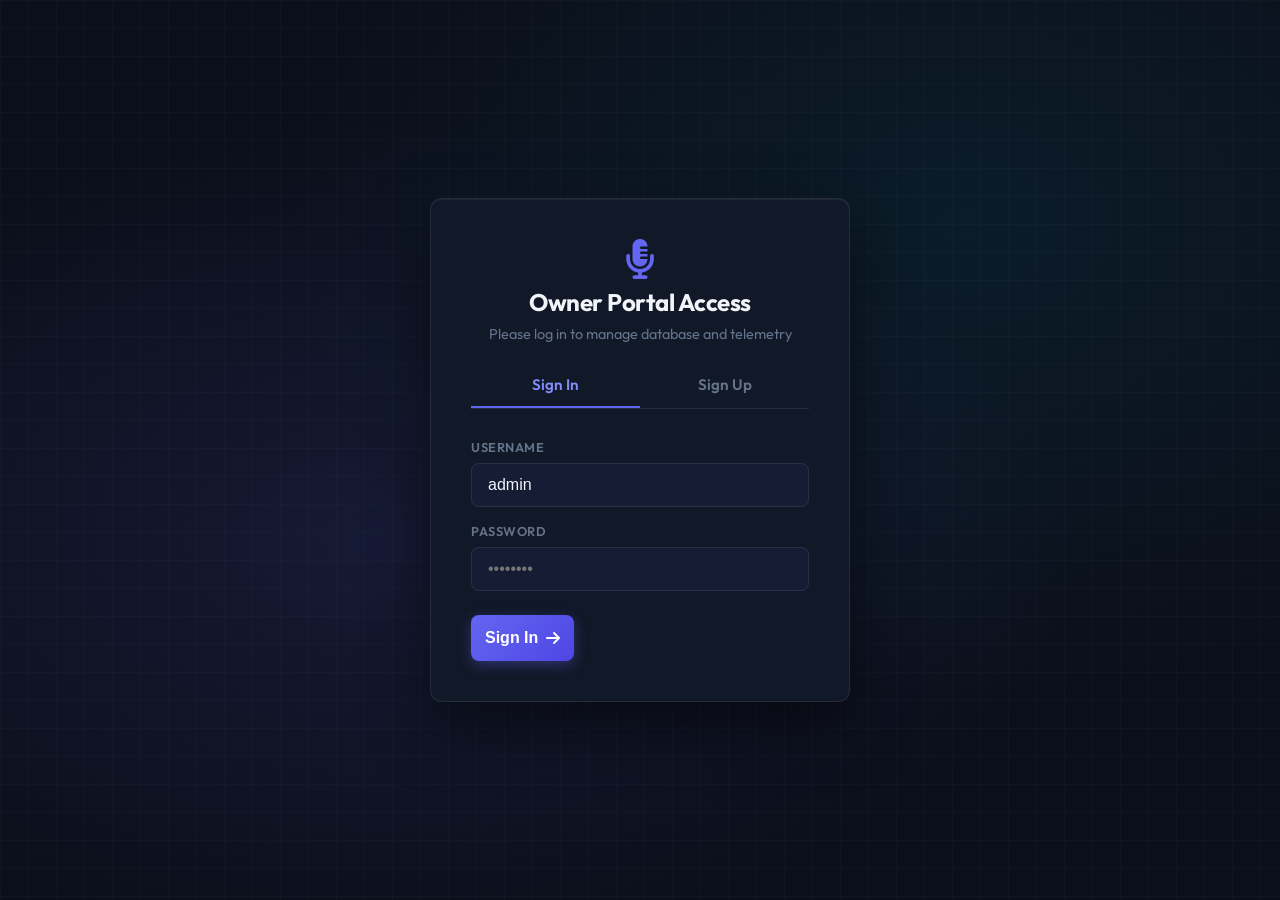
<file: templates/login.html>
<!DOCTYPE html>
<html lang="en">
<head>
    <meta charset="UTF-8">
    <meta name="viewport" content="width=device-width, initial-scale=1.0">
    <title>Login - Apex AI Call Center</title>
    <link rel="stylesheet" href="https://cdnjs.cloudflare.com/ajax/libs/font-awesome/6.4.0/css/all.min.css">
    <style>
        @import url('https://fonts.googleapis.com/css2?family=Outfit:wght@300;400;500;600;700&display=swap');

        :root {
            --bg: #0b0f1a;
            --surface: #111827;
            --border-glass: rgba(148, 163, 184, 0.15);
            --primary: #6366f1;
            --primary-glow: rgba(99, 102, 241, 0.35);
            --accent: #06b6d4;
            --text-main: #f1f5f9;
            --text-sub: #cbd5e1;
            --text-muted: #64748b;
            --danger: #ef4444;
            --success: #10b981;
            --radius: 12px;
            --transition: all 0.25s ease;
        }

        * { box-sizing: border-box; margin: 0; padding: 0; }
        body {
            background-color: var(--bg);
            background-image:
                radial-gradient(ellipse at 30% 60%, rgba(99, 102, 241, 0.12) 0px, transparent 55%),
                radial-gradient(ellipse at 75% 25%, rgba(6, 182, 212, 0.08) 0px, transparent 50%);
            color: var(--text-main);
            font-family: 'Outfit', sans-serif;
            display: flex;
            align-items: center;
            justify-content: center;
            min-height: 100vh;
            overflow: hidden;
        }

        /* Grid background effect */
        body::before {
            content: '';
            position: absolute;
            top: 0; left: 0; width: 100%; height: 100%;
            background-image: linear-gradient(rgba(148, 163, 184, 0.03) 1px, transparent 1px),
                              linear-gradient(90deg, rgba(148, 163, 184, 0.03) 1px, transparent 1px);
            background-size: 28px 28px;
            z-index: -1;
        }

        .login-card {
            background: var(--surface);
            border: 1px solid var(--border-glass);
            border-radius: var(--radius);
            padding: 40px;
            width: 100%;
            max-width: 420px;
            box-shadow: 0 24px 60px rgba(0, 0, 0, 0.5), inset 0 1px 0 rgba(255,255,255,0.05);
            display: flex;
            flex-direction: column;
            gap: 20px;
        }

        .login-header {
            text-align: center;
            display: flex;
            flex-direction: column;
            gap: 8px;
        }

        .login-header i {
            font-size: 2.5rem;
            color: var(--primary);
        }

        .login-header h2 {
            font-size: 1.5rem;
            font-weight: 700;
            letter-spacing: -0.5px;
        }

        .login-header p {
            font-size: 0.9rem;
            color: var(--text-muted);
        }

        .auth-tabs {
            display: flex;
            border-bottom: 1px solid var(--border-glass);
            margin-bottom: 10px;
        }

        .auth-tab {
            flex: 1;
            padding: 12px;
            background: none;
            border: none;
            color: var(--text-muted);
            font-weight: 600;
            cursor: pointer;
            border-bottom: 2px solid transparent;
            transition: var(--transition);
            font-family: inherit;
            font-size: 0.95rem;
        }

        .auth-tab.active {
            color: var(--primary-light, #818cf8);
            border-bottom-color: var(--primary);
        }

        .form-group {
            display: flex;
            flex-direction: column;
            gap: 8px;
        }

        label {
            font-size: 0.8rem;
            font-weight: 600;
            text-transform: uppercase;
            letter-spacing: 0.5px;
            color: var(--text-muted);
        }

        .form-input {
            background: rgba(99, 102, 241, 0.06);
            border: 1px solid var(--border-glass);
            border-radius: 8px;
            padding: 12px 16px;
            color: var(--text-main);
            font-size: 1rem;
            outline: none;
            transition: var(--transition);
        }

        .form-input:focus {
            border-color: var(--primary);
            box-shadow: 0 0 12px var(--primary-glow);
        }

        .btn {
            background: linear-gradient(135deg, #6366f1, #4f46e5);
            color: #ffffff;
            border: none;
            border-radius: 8px;
            padding: 14px;
            font-size: 1rem;
            font-weight: 600;
            cursor: pointer;
            display: flex;
            align-items: center;
            justify-content: center;
            gap: 8px;
            transition: var(--transition);
            box-shadow: 0 4px 14px rgba(99, 102, 241, 0.35);
        }

        .btn:hover {
            filter: brightness(1.1);
            transform: translateY(-2px);
            box-shadow: 0 8px 24px rgba(99, 102, 241, 0.45);
        }

        .alert-box {
            border-radius: 8px;
            padding: 12px;
            font-size: 0.85rem;
            display: none;
            align-items: center;
            gap: 8px;
            line-height: 1.4;
        }

        .alert-box.danger {
            background: rgba(255, 59, 48, 0.1);
            border: 1px solid var(--danger);
            color: var(--danger);
        }

        .alert-box.success {
            background: rgba(52, 199, 89, 0.1);
            border: 1px solid var(--success);
            color: var(--success);
        }
    </style>
</head>
<body>
    <div class="login-card">
        <div class="login-header">
            <i class="fa-solid fa-microphone-lines"></i>
            <h2>Owner Portal Access</h2>
            <p id="header-desc">Please log in to manage database and telemetry</p>
        </div>

        <!-- Toggle Tabs -->
        <div class="auth-tabs">
            <button type="button" class="auth-tab active" id="tab-signin">Sign In</button>
            <button type="button" class="auth-tab" id="tab-signup">Sign Up</button>
        </div>

        <div class="alert-box danger" id="alert-box">
            <i class="fa-solid fa-triangle-exclamation"></i>
            <span id="alert-text">Invalid credentials</span>
        </div>

        <form id="auth-form">
            <div class="form-group" style="margin-bottom: 16px;">
                <label for="username">Username</label>
                <input type="text" id="username" class="form-input" placeholder="admin" required value="admin">
            </div>

            <!-- Email field only visible on Sign Up -->
            <div class="form-group" id="email-group" style="margin-bottom: 16px; display: none;">
                <label for="email">Owner Gmail (For Alert Notifications)</label>
                <input type="email" id="email" class="form-input" placeholder="owner@gmail.com">
            </div>

            <div class="form-group" style="margin-bottom: 24px;">
                <label for="password">Password</label>
                <input type="password" id="password" class="form-input" placeholder="••••••••" required>
            </div>

            <button type="submit" class="btn" id="submit-btn">
                <span id="btn-text">Sign In</span> <i class="fa-solid fa-arrow-right"></i>
            </button>
        </form>
    </div>

    <script>
        const authForm = document.getElementById("auth-form");
        const alertBox = document.getElementById("alert-box");
        const alertText = document.getElementById("alert-text");
        const tabSignin = document.getElementById("tab-signin");
        const tabSignup = document.getElementById("tab-signup");
        const emailGroup = document.getElementById("email-group");
        const submitBtn = document.getElementById("submit-btn");
        const btnText = document.getElementById("btn-text");
        const headerDesc = document.getElementById("header-desc");

        let activeMode = "signin"; // "signin" or "signup"

        // Check for security redirect reasons (idle timeout, IP mismatch)
        const urlParams = new URLSearchParams(window.location.search);
        const reason = urlParams.get("reason");
        if (reason === "idle_timeout") {
            alertBox.className = "alert-box danger";
            alertText.innerHTML = '<i class="fa-solid fa-clock-rotate-left"></i> Session expired after 10 minutes of inactivity. Please sign in again.';
            alertBox.style.display = "flex";
        } else if (reason === "ip_mismatch") {
            alertBox.className = "alert-box danger";
            alertText.innerHTML = '<i class="fa-solid fa-shield-halved"></i> Security Alert: IP address change detected. Active session was terminated for your security.';
            alertBox.style.display = "flex";
        }


        tabSignin.addEventListener("click", () => {
            activeMode = "signin";
            tabSignin.classList.add("active");
            tabSignup.classList.remove("active");
            emailGroup.style.display = "none";
            btnText.innerText = "Sign In";
            headerDesc.innerText = "Please log in to manage database and telemetry";
            alertBox.style.display = "none";
        });

        tabSignup.addEventListener("click", () => {
            activeMode = "signup";
            tabSignup.classList.add("active");
            tabSignin.classList.remove("active");
            emailGroup.style.display = "flex";
            btnText.innerText = "Register & Sign Up";
            headerDesc.innerText = "Register new administrator credentials in the dataset";
            alertBox.style.display = "none";
        });

        authForm.addEventListener("submit", async (e) => {
            e.preventDefault();
            const username = document.getElementById("username").value;
            const password = document.getElementById("password").value;
            const email = document.getElementById("email").value;

            const url = activeMode === "signin" ? "/api/login" : "/api/signup";
            const bodyData = activeMode === "signin" 
                ? { username, password }
                : { username, password, email };

            try {
                const res = await fetch(url, {
                    method: "POST",
                    headers: { "Content-Type": "application/json" },
                    body: JSON.stringify(bodyData)
                });
                const data = await res.json();
                
                if (res.ok && data.success) {
                    if (activeMode === "signin") {
                        // Set local storage flag and redirect
                        localStorage.setItem("owner_logged_in", "true");
                        window.location.href = data.redirect || "/";
                    } else {
                        // Registration success - switch back to sign in with success alert
                        alertBox.className = "alert-box success";
                        alertText.innerText = data.message + " You can now sign in.";
                        alertBox.style.display = "flex";
                        tabSignin.click(); // Reset to signin view
                    }
                } else {
                    alertBox.className = "alert-box danger";
                    alertText.innerText = data.error || "Authentication failed.";
                    alertBox.style.display = "flex";
                }
            } catch (err) {
                alertBox.className = "alert-box danger";
                alertText.innerText = "Network error. Please try again.";
                alertBox.style.display = "flex";
            }
        });
    </script>
</body>
</html>
</file>
